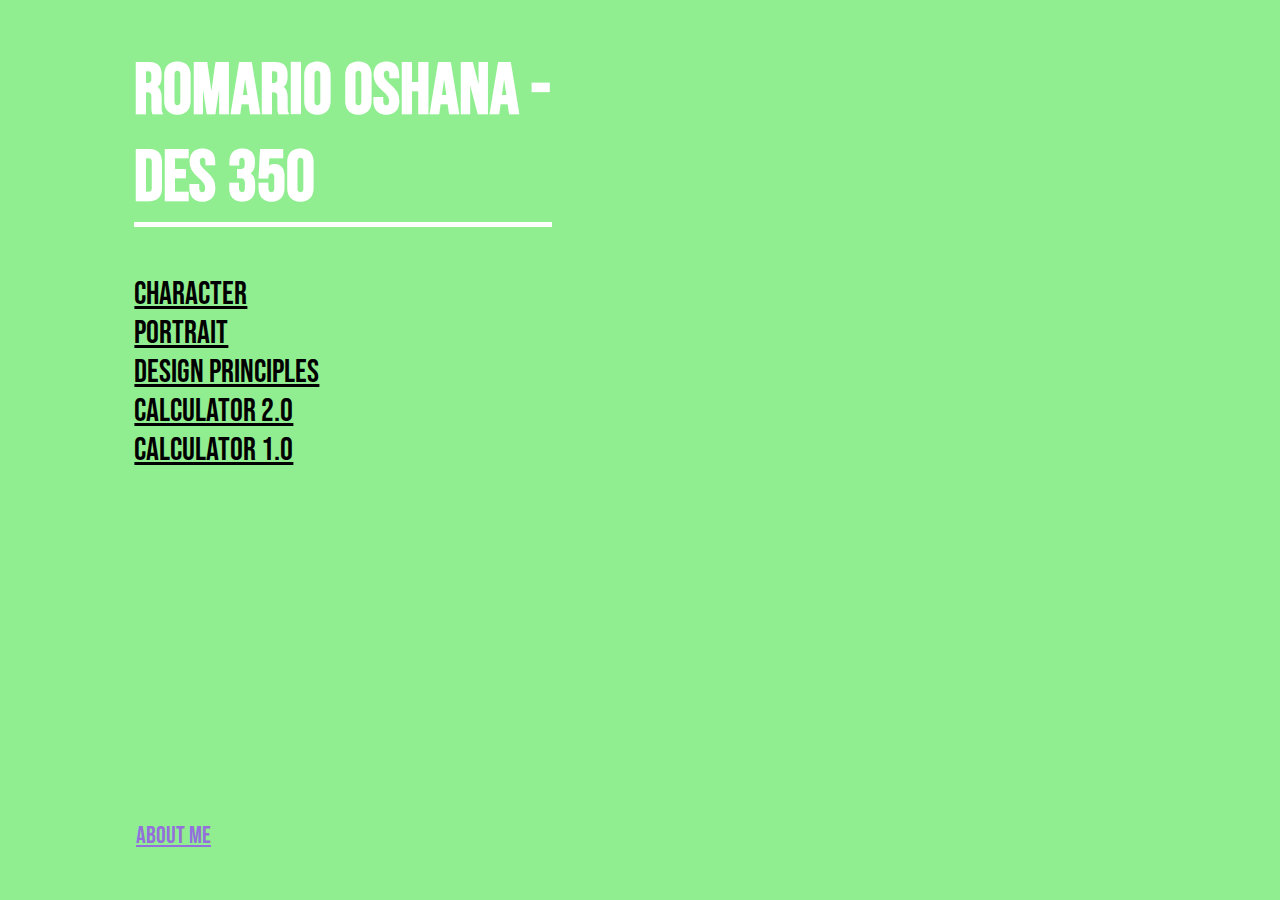
<file: index.html>
<!DOCTYPE html>
<html>
	<head>
		
	<link rel="preconnect" href="https://fonts.googleapis.com">
	<link rel="preconnect" href="https://fonts.gstatic.com" crossorigin>
	<link href="https://fonts.googleapis.com/css2?family=Bebas+Neue&display=swap" rel="stylesheet">
		
    <meta charset="UTF-8">
    <title>Romario</title>

<style> 
    body {background-color: lightgreen;
    font-family: 'Bebas Neue', cursive;
	}
	
	a {
		font-size: 32px;
		color: black;
		margin-left: 10%;
		width: 30%;
		
	}
	a:hover {
		color: red;
	}
	
	
	
	h1 {
		margin-left: 10%;
		font-size: 72px;
		color: white;
		width: 33%;
		border-bottom: solid;
		border-bottom-width: thick;
	}
	.aboutme {
		color : mediumpurple;
		position: absolute;
		bottom: 50px;
		font-size: 24px;
	}
	
	
</style>
</head>
	
	
	
	
	
	
	
<h1>Romario Oshana - DES 350</h1>

	
<div class="links">
	
<div><a href="character.html" target="_blank">Character</a></div>		
	
<div><a href="portrait.html" target="_blank">Portrait</a></div>	
	

<div><a href="designprinciples.html" target="_blank">Design Principles</a></div>
	
<div><a href="newCalc.html" target="_blank">Calculator 2.0</a></div>

<div><a href="calculator.html" target="_blank">Calculator 1.0</a></div>
	

<div><a href="aboutme.html" class="aboutme">About Me</a></div>	

	

	



</div>

















</html>
</file>
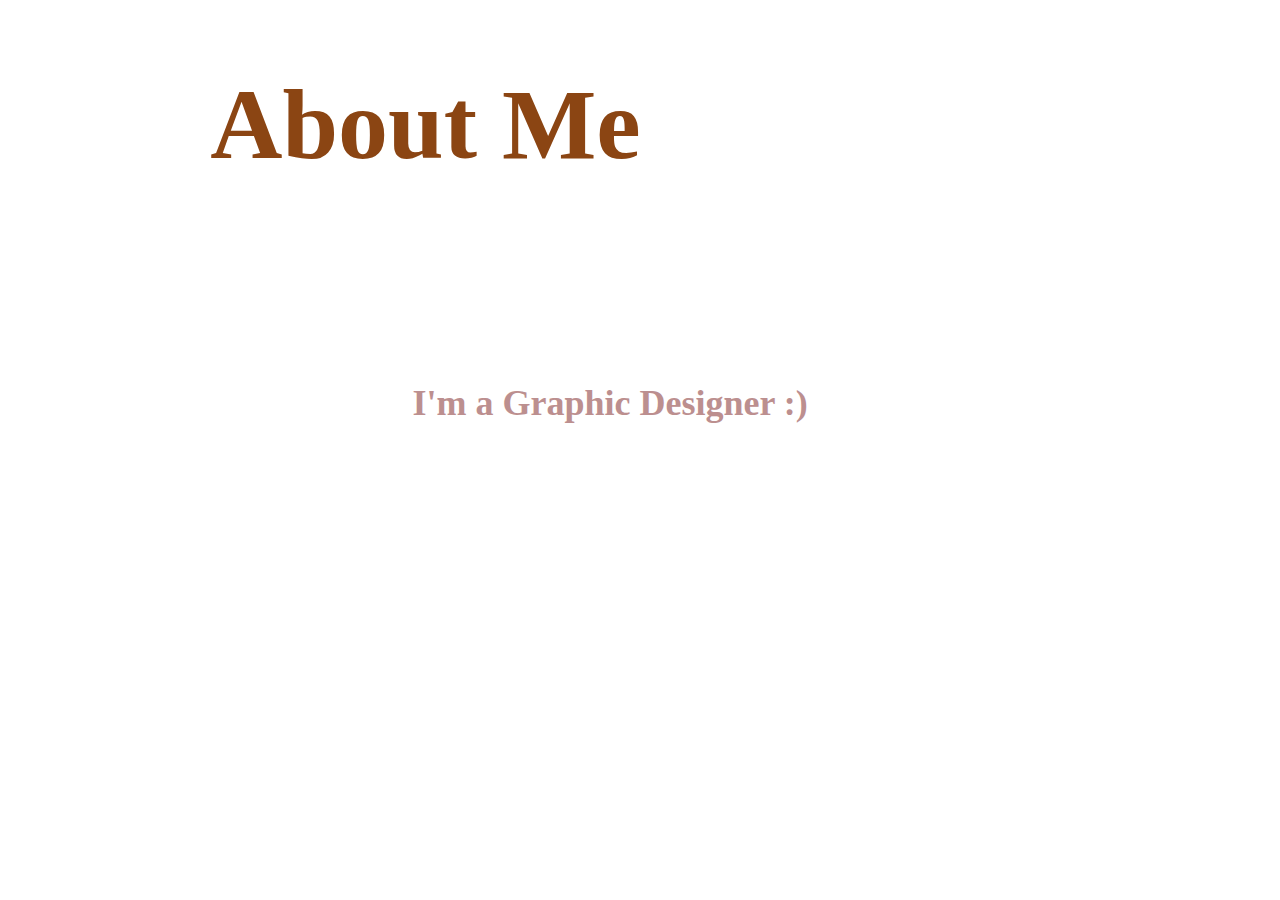
<file: aboutme.html>
<!doctype html>
<html>
<head>
<meta charset="utf-8">
<title>aboutMe</title>
</head>
<style>
	
	h1 {
		margin-left: 16%;
		font-size: 100px;
		color: saddlebrown
	}
	
	h2 {
		font-size: 36px;
		color: rosybrown;
		margin-top: 200px;
		margin-left: 32%;
	}
	
	
	
	
	
	
	</style>
	
	
	
	
<body>
	
<h1>About Me</h1>
	
<h2>I'm a Graphic Designer :)</h2>
</body>
</html>
</file>
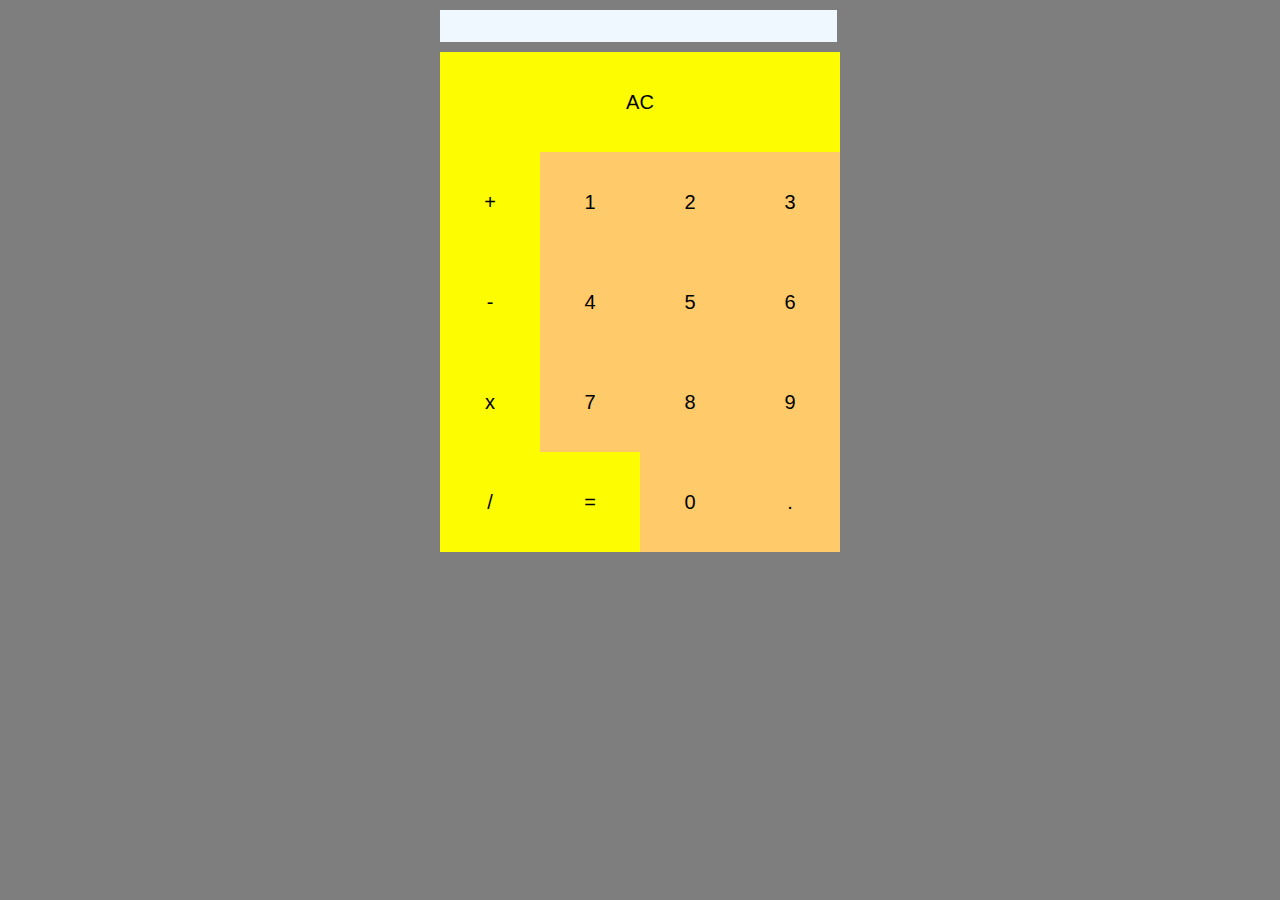
<file: calculator.html>
<!doctype html>
<html>
<head>
<meta charset="utf-8">
<style>
		

body {
		background-color: #7E7E7E;
	    margin: 0px;
		font-family: "Helvetica Neue", Helvetica, Arial, "sans-serif";
	
	}


#myCalculator {
		margin-left: calc(50% - 200px);
	}	
	
	
#display {
	margin-bottom: 10px;
	margin-top: 10px;
	width: 393px;
	height: 30px;
	background-color: aliceblue;
	text-align: right;
	border: 0px;
	
	}	
	

.number {
	margin-top: 0px;
	margin-bottom: 0px;
	width: 100px;
	height: 100px;
	background-color: #FFCA6A;
	border: 0px;
	font-size: 20px;
	}
	

.operator {
	margin-top: 0px;
	margin-bottom: 0px;
	width: 100px;
	height: 100px;
	background-color: #FDFC00; 
	border: 0px;
	font-size: 20px;
	}	
	
	
.operator2 {
	margin-top: 0px;
	margin-bottom: 0px;
	width: 400px;
	height: 100px;
	background-color: #FDFC00; 
	border: 0px;
	font-size: 20px;
	}
	
	
.number:hover{
	background-color: dodgerblue;
	}

.operator:hover{
	background-color: mediumpurple;
    }	
	
.operator2:hover{
	background-color: mediumpurple;
    }	
	
.inputRow {
	margin:0px;
	padding: 0px;
	font-size: 0px;
	}
	
	
</style>

	
<title>Calculator</title>
</head>

<!--Start of calculator-->

<body>
<form name="calculator">
	
<div id="myCalculator">	

<div id="top_display">
<input type="text" name="display" id="display" disabled>
</div>

	
<div class="inputRow">
<input type="button" class="operator2" name="clear" value="AC" onclick="calculator.display.value = ' '">	
</div>	
	
	
<div class="inputRow">
<input type="button" class="operator" name="add" value="+" onclick="calculator.display.value +='+'">
<input type="button" class="number" value="1" onclick="calculator.display.value+='1'">
<input type="button" class="number" value="2" onclick="calculator.display.value+='2'">
<input type="button" class="number" value="3" onclick="calculator.display.value+='3'">
</div>

	
<div class="inputRow">
<input type="button" class="operator" name="subtract" value="-" onclick="calculator.display.value +='-'">
<input type="button" class="number" value="4" onclick="calculator.display.value+='4'">
<input type="button" class="number" value="5" onclick="calculator.display.value+='5'">
<input type="button" class="number" value="6" onclick="calculator.display.value+='6'">
</div>	


<div class="inputRow">
<input type="button" class="operator" name="multiply" value="x" onclick="calculator.display.value +='*'">
<input type="button" class="number" value="7" onclick="calculator.display.value+='7'">
<input type="button" class="number" value="8" onclick="calculator.display.value+='8'">
<input type="button" class="number" value="9" onclick="calculator.display.value+='9'">
</div>	
	
	
	
<div class="inputRow">
<input type="button" class="operator" name="divide" value="/" onclick="calculator.display.value +='/'">
<input type="button" class="operator" name="equals" value="=" onclick="calculator.display.value = eval(calculator.display.value)">
<input type="button" class="number" value="0" onclick="calculator.display.value+='0'">
<input type="button" class="number" value="." onclick="calculator.display.value+='.'">

</div>
	

	

	
	
	
	
	
</div>	
</form>		
</body>
</html>
</file>
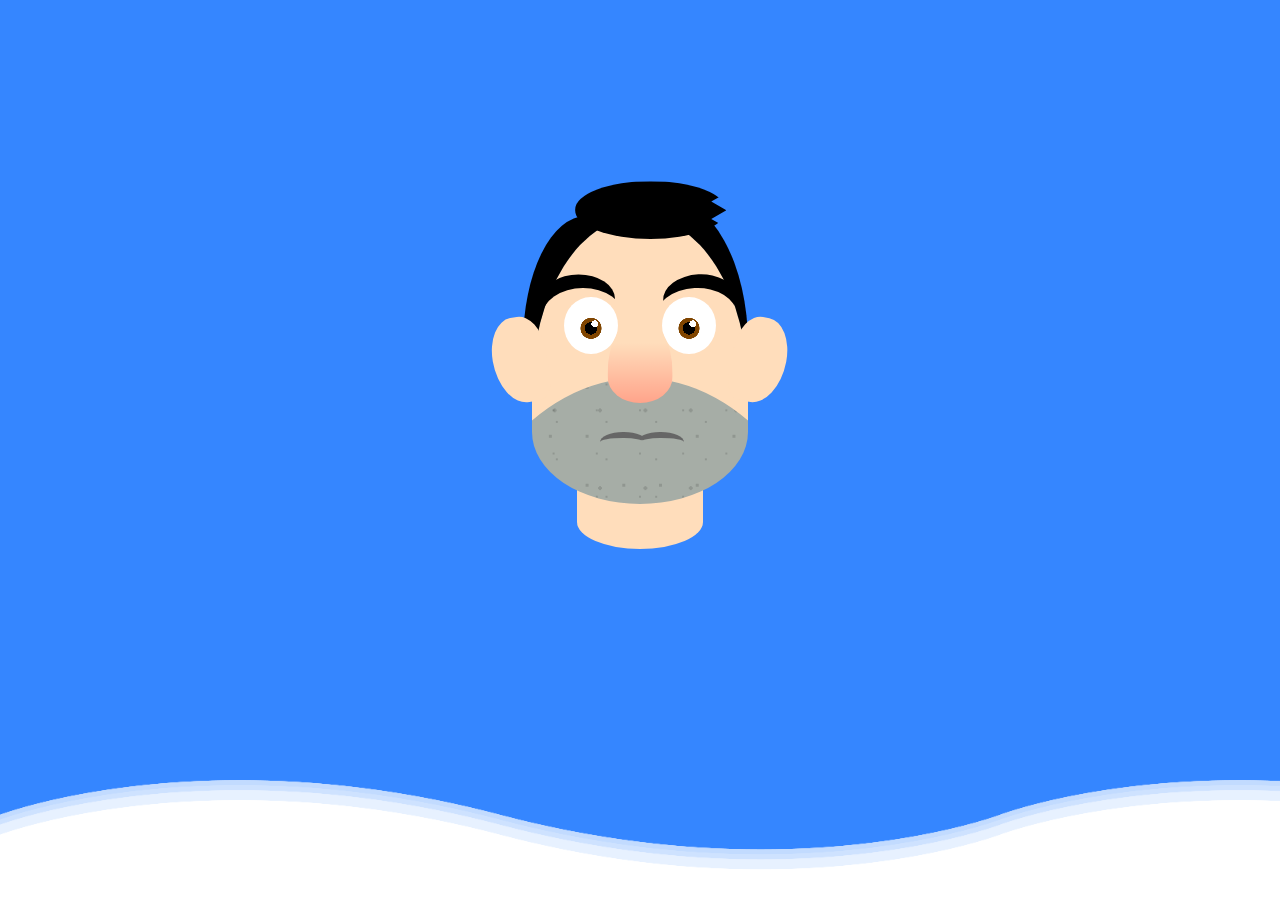
<file: character.html>
<!doctype html>
<html>
<head>
<meta charset="utf-8">
<title>character</title>
<link href="characterStyle.css" rel="stylesheet" type="text/css">
</head>

<body>
	
<section>
	<div class="wave wave1"></div>
	<div class="wave wave2"></div>
	<div class="wave wave3"></div>
	<div class="wave wave4"></div>
</section>	
	
	
<div class="cartoon">
    
	<div class="head">
    <div class="ear"></div>
    <div class="ear"></div>
    <div class="eye"></div>
    <div class="eye"></div>
    <div class="eyebrow"></div>
    <div class="eyebrow"></div>
    <div class="nose"></div>
    <div class="mouth"></div>
    <div class="mouth"></div>
    <div class="hair"></div>
  </div>
</div>	
	

	
	
	
	
</body>
</html>
</file>
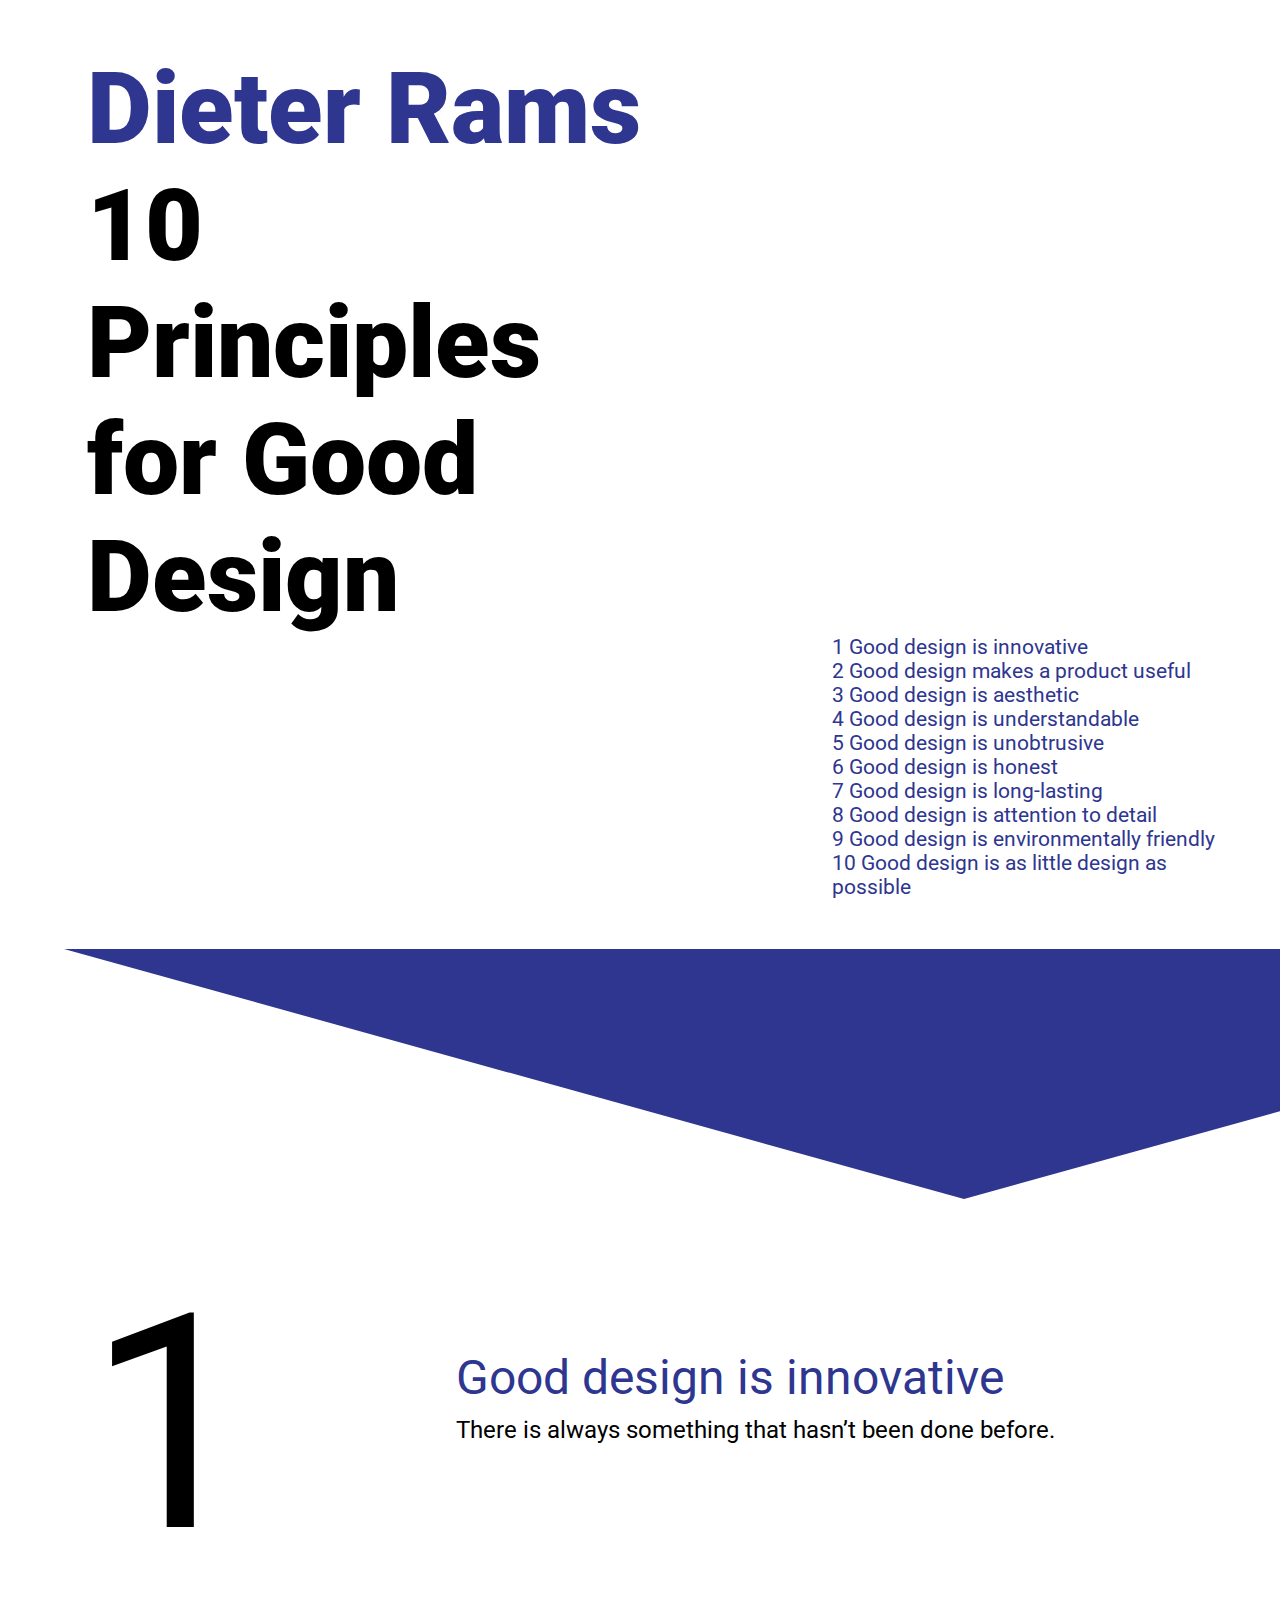
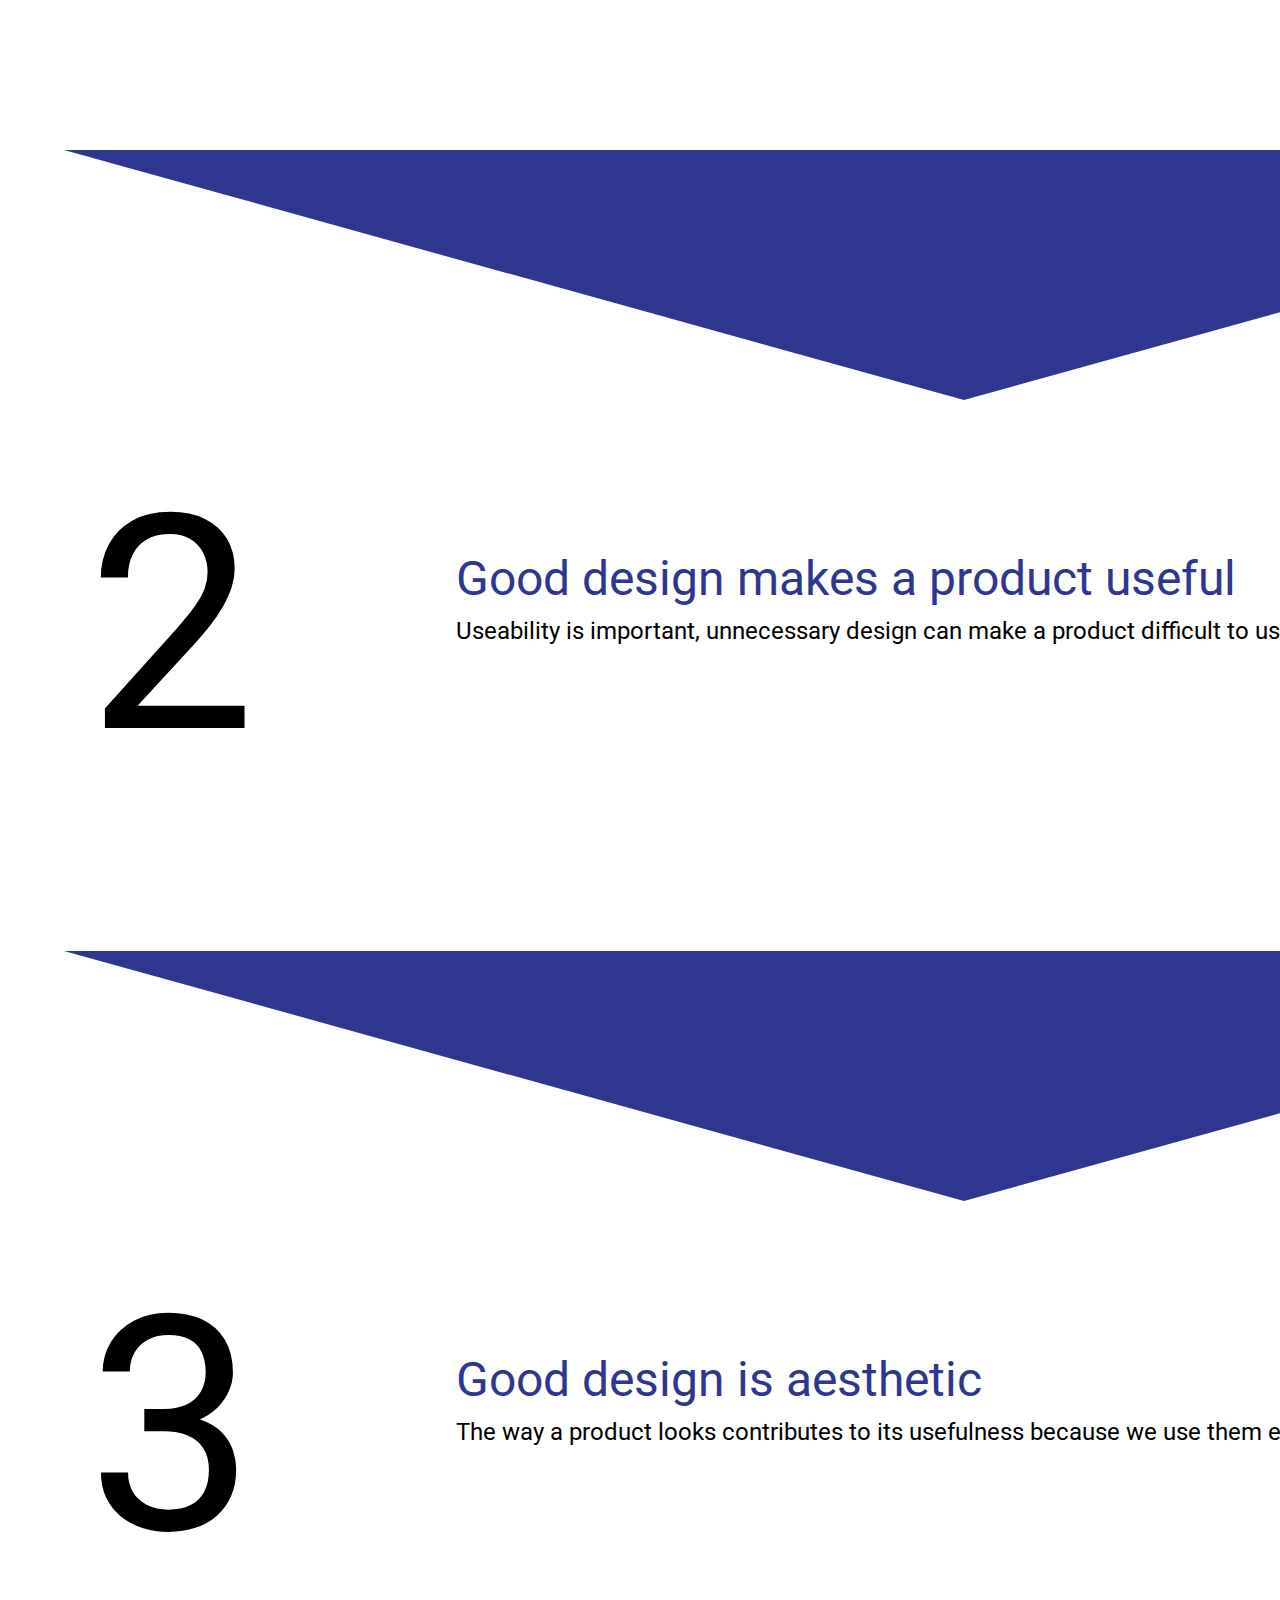
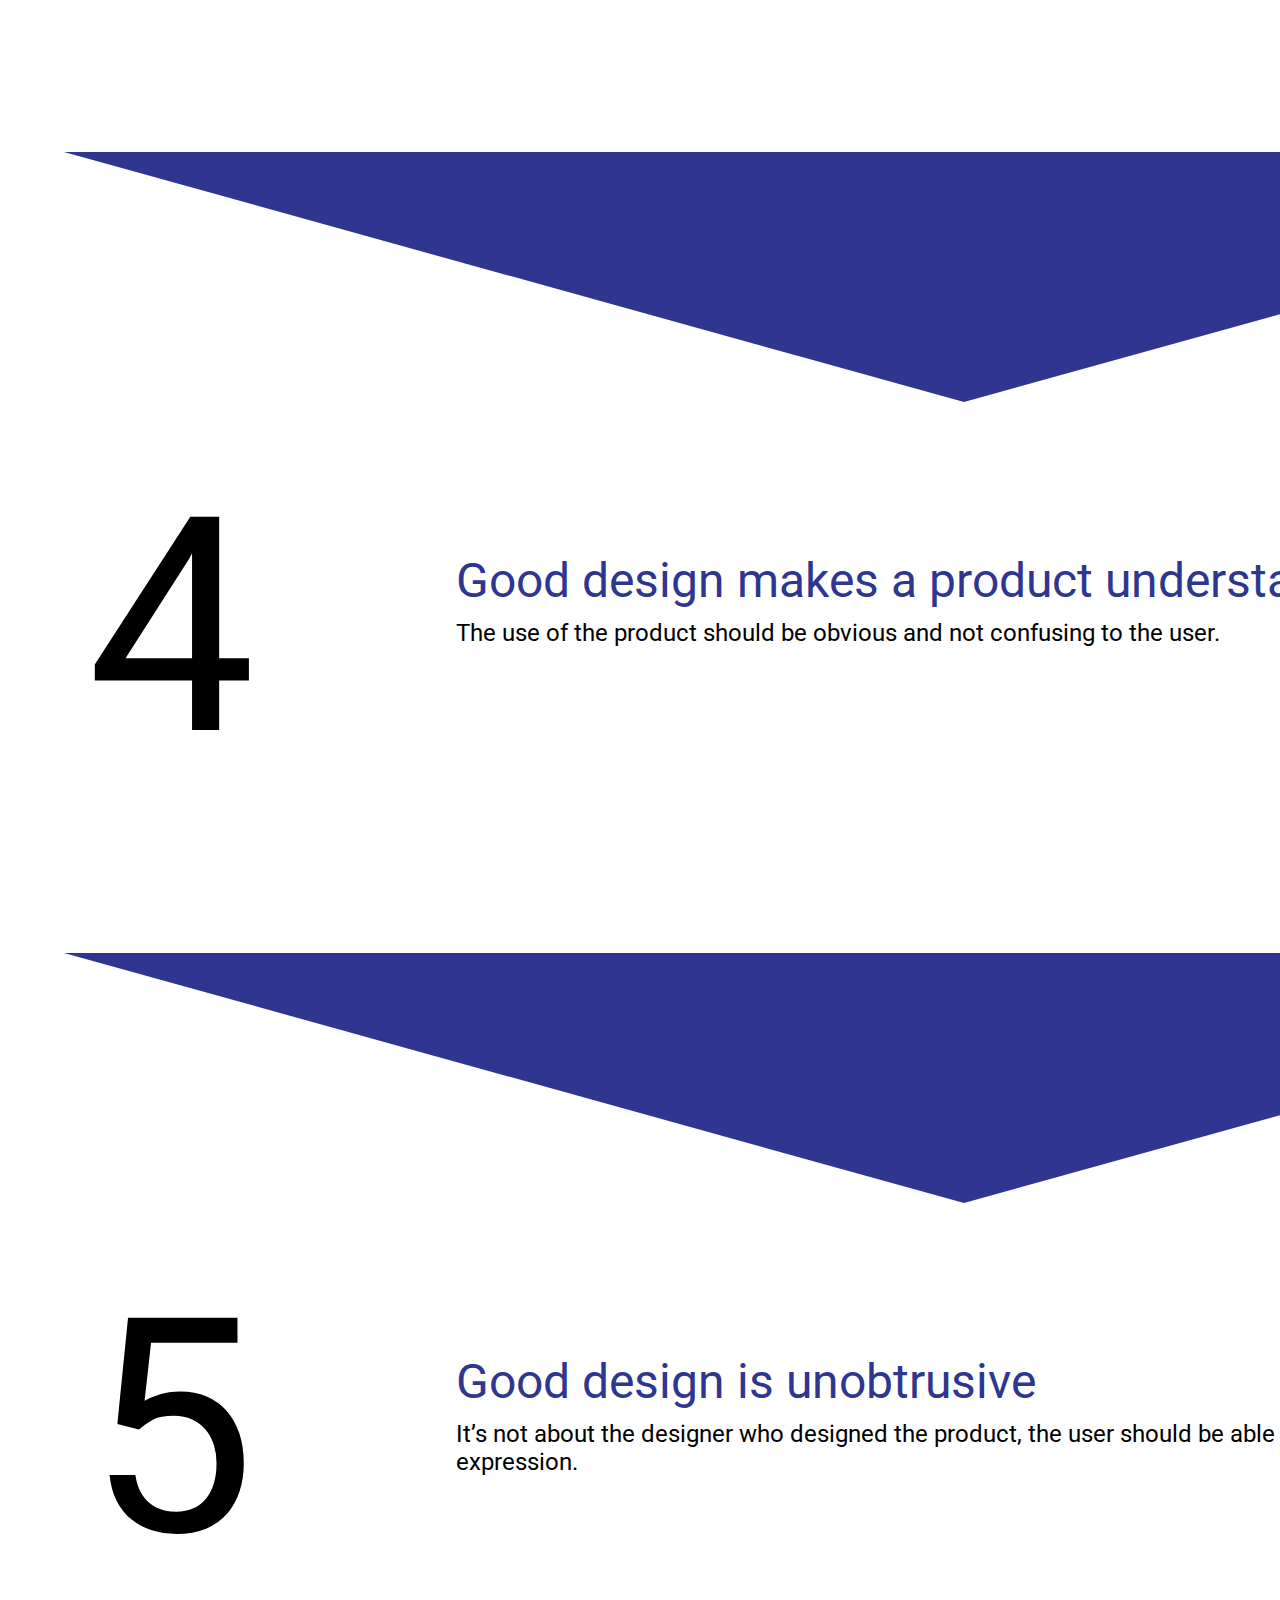
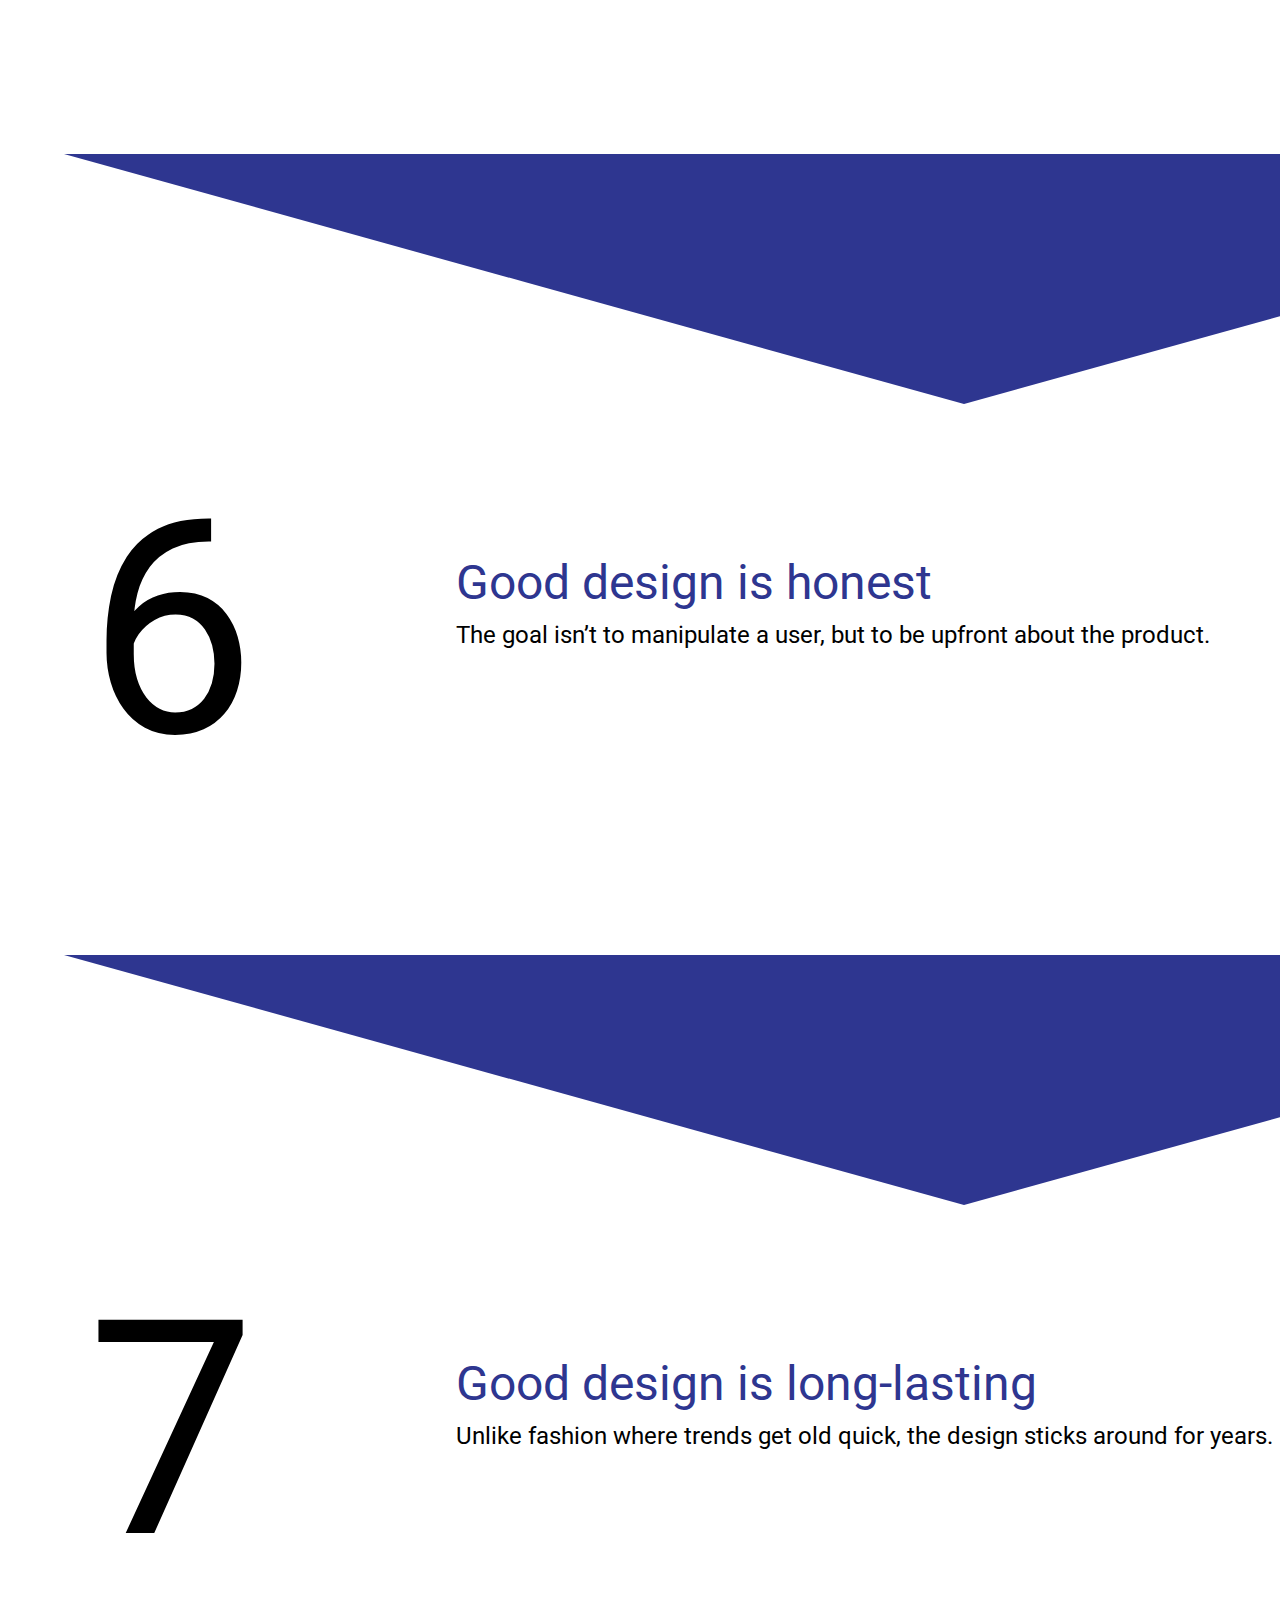
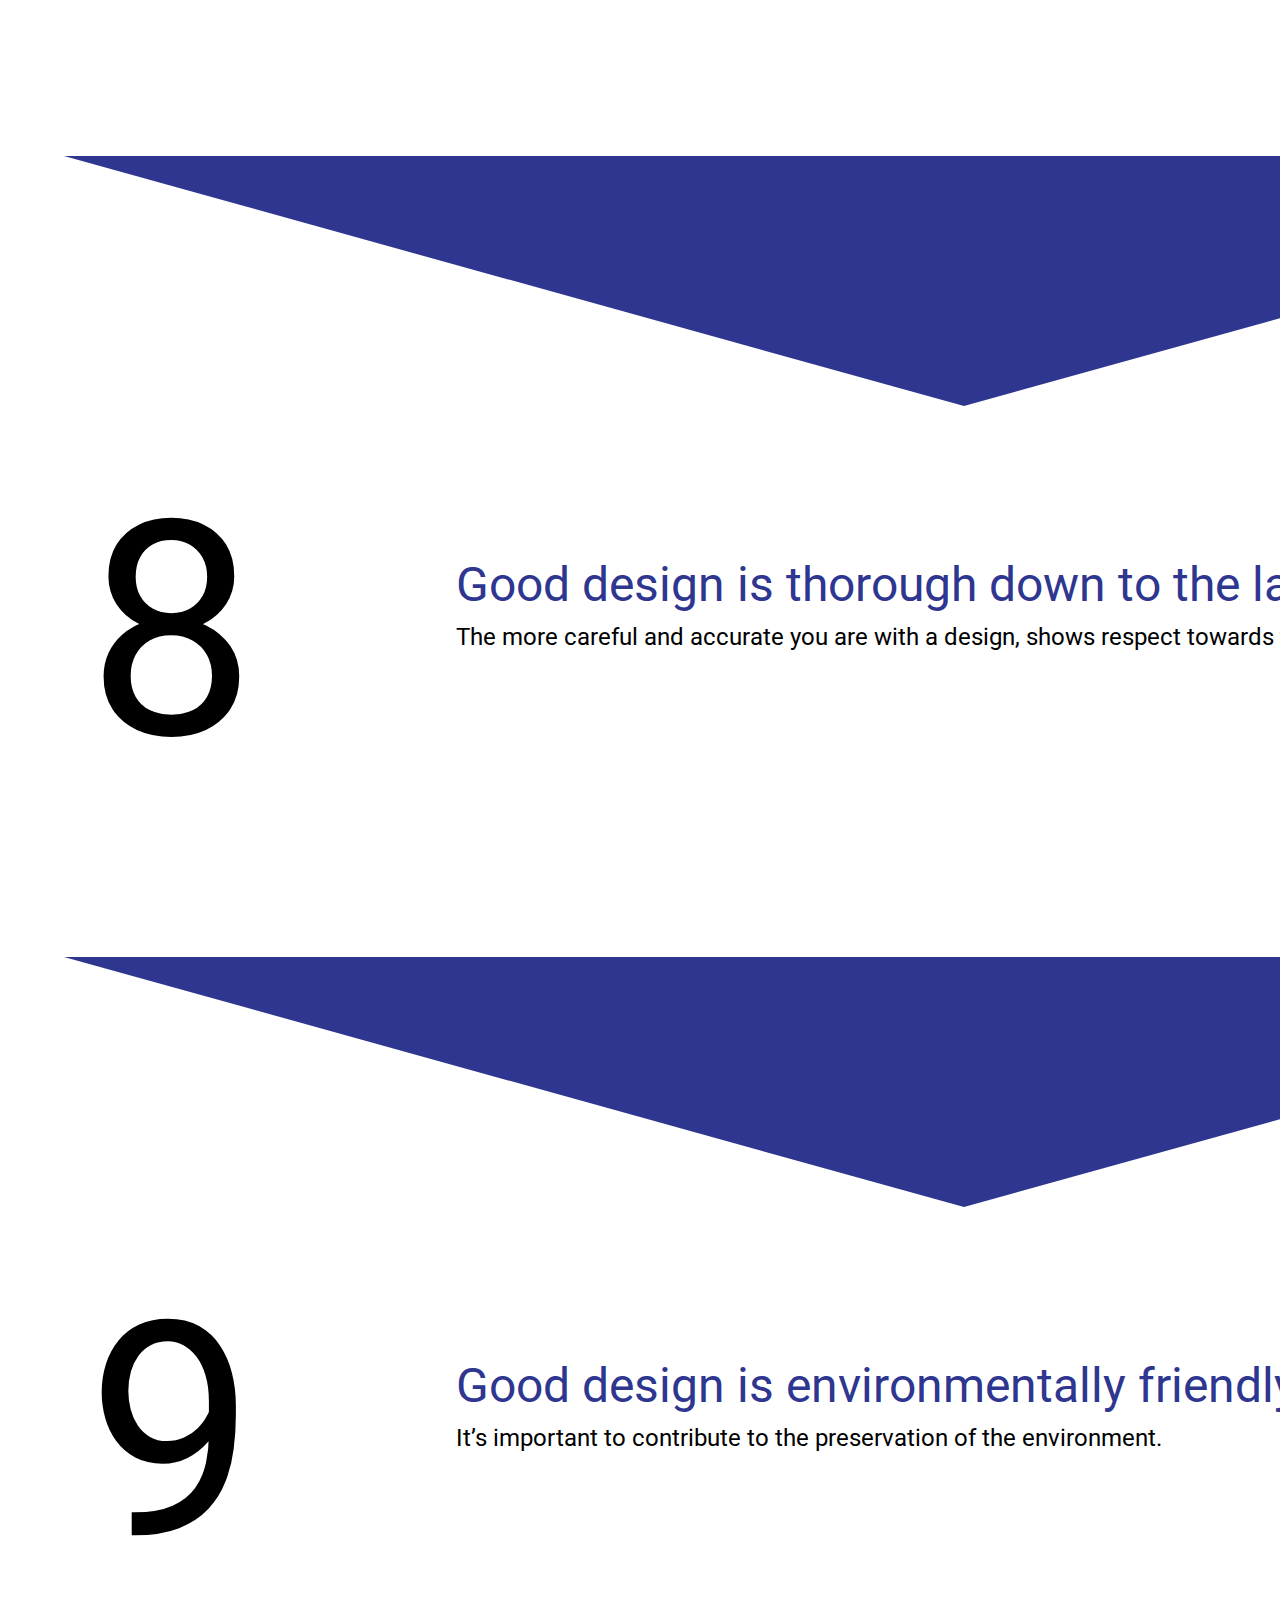
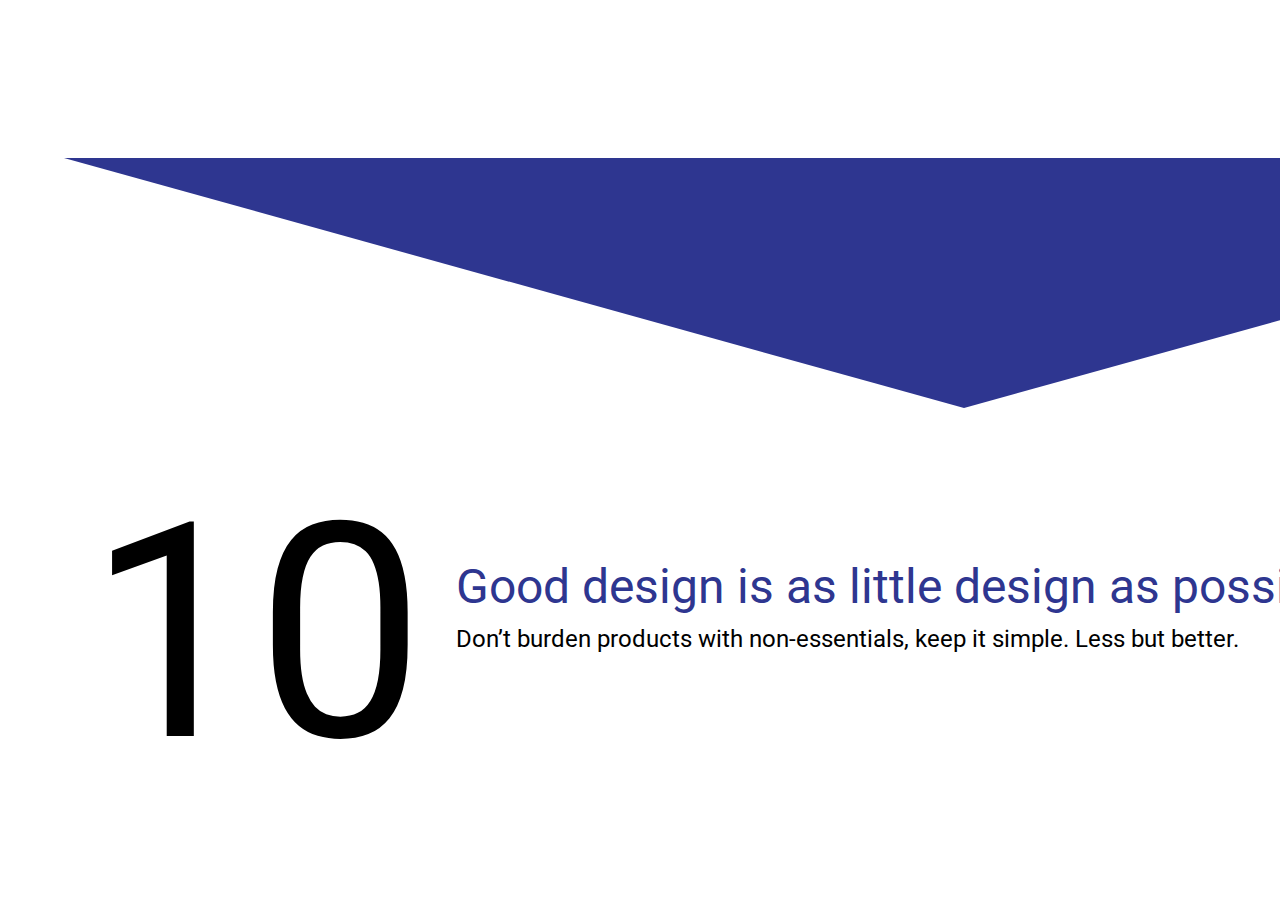
<file: designprinciples.html>
<!doctype html>
<html>
<head>
<meta charset="utf-8">
<title>10 Design Principles</title>

<link rel="preconnect" href="https://fonts.googleapis.com">
<link rel="preconnect" href="https://fonts.gstatic.com" crossorigin>
<link href="https://fonts.googleapis.com/css2?family=Roboto:wght@100;300;500;700;900&display=swap" rel="stylesheet">
	
<link href="designStyle.css" rel="stylesheet" type="text/css"
media="all">
</head>
	


	
<!--start of type-->	
<body>
	
<div class="container">
	
<div id="layout">	

<div id="title">
<h1>Dieter Rams</h1>
<h2>10 Principles 
for Good Design</h2>
</div>
	
<div id="tableofcontents" class="cf">

<div class="content">

	
<p>1 Good design is innovative</p>	
	

<p>2 Good design makes a product useful</p>	
	
	
<p>3 Good design is aesthetic</p>	

	
<p>4 Good design is understandable</p>	

	
<p>5 Good design is unobtrusive</p>	

	
<p>6 Good design is honest</p>	

	
<p>7 Good design is long-lasting</p>	

	
<p>8 Good design is attention to detail</p>	

	
<p>9 Good design is environmentally friendly</p>	

	
<p>10 Good design is as little design as possible</p>	
</div>
</div> <!--end table of contents-->
	
	

<div id="list" class="cf">
	
	<div class="triangle"></div>
	
<div class="list1">
<div class="number"> <h1>1</h1></div>
<div class="subheader"> <h2>Good design is innovative</h2>
</div>
<div class="description">
<p>There is always something that hasn’t been done before.</p>
</div>
</div>

	<div class="triangle"></div>	
	
<div class="list1">
<div class="number"> <h1>2</h1></div>
<div class="subheader"> <h2>Good design makes a product useful</h2>
</div>
<div class="description">
<p>Useability is important, unnecessary design can make a product difficult to use.</p>
</div>
</div>

	<div class="triangle"></div>
	
<div class="list1">
<div class="number"> <h1>3</h1></div>
<div class="subheader"> <h2>Good design is aesthetic</h2>
</div>
<div class="description">
<p>The way a product looks contributes to its usefulness because we use them everyday and if affects us.</p>
</div>
</div>

	<div class="triangle"></div>
	
<div class="list1">
<div class="number"> <h1>4</h1></div>
<div class="subheader"> <h2>Good design makes a 
product understandable</h2>
</div>
<div class="description">
<p>The use of the product should be obvious and not confusing to the user.</p>
</div>
</div>

	<div class="triangle"></div>
	
<div class="list1">
<div class="number"> <h1>5</h1></div>
<div class="subheader"> <h2>Good design is unobtrusive</h2>
</div>
<div class="description">
<p>It’s not about the designer who designed the product, the user should be able to use the product for self-expression.</p>
</div>
</div>

	<div class="triangle"></div>
	
<div class="list1">
<div class="number"> <h1>6</h1></div>
<div class="subheader"> <h2>Good design is honest</h2>
</div>
<div class="description">
<p>The goal isn’t to manipulate a user, but to be upfront about the product.</p>
</div>
</div>
	
	<div class="triangle"></div>
	
<div class="list1">
<div class="number"> <h1>7</h1>
</div>
<div class="subheader"> <h2>Good design is 
long-lasting</h2>
</div>
<div class="description">
<p>Unlike fashion where trends get old quick, the design sticks around for years.</p>
</div>
</div>	
	
	<div class="triangle"></div>
	
<div class="list1">
<div class="number"> <h1>8</h1>
</div>
<div class="subheader"> <h2>Good design is thorough down to the last detail</h2>
</div>
<div class="description">
<p>The more careful and accurate you are with a design, shows respect towards the consumer.</p>
</div>
</div>	
	
	<div class="triangle"></div>
	
<div class="list1">
<div class="number"> <h1>9</h1>
</div>
<div class="subheader"> <h2>Good design is environmentally friendly</h2>
</div>
<div class="description">
<p>It’s important to contribute to the preservation of the environment. </p>
</div>
</div>		
	
	<div class="triangle"></div>
	
<div class="list1">
<div class="number"> <h1>10</h1>
</div>
<div class="subheader"> <h2>Good design is as little 
design as possible</h2>
</div>
<div class="description">
<p>Don’t burden products with non-essentials, keep it simple. Less but better.</p>
</div>
</div>	
	
	
	
	
	
</div> <!--end of list-->	
	
	

	
	
	
	
	
</div> <!--end of layout-->	
</div> <!--end of container-->
</body>
</html>
</file>
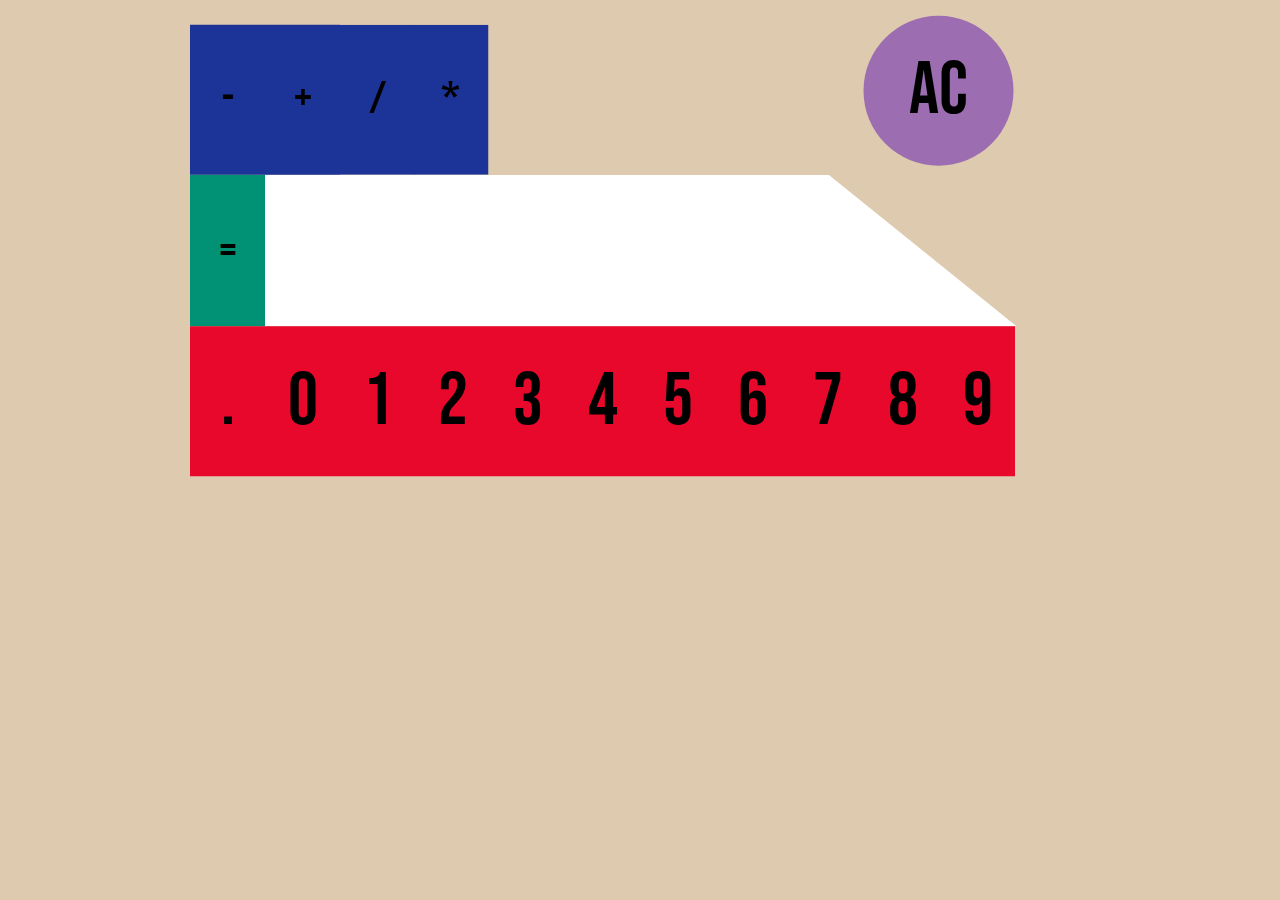
<file: newCalc.html>
<!doctype html>
<html>
<head>

<link rel="preconnect" href="https://fonts.googleapis.com">
<link rel="preconnect" href="https://fonts.gstatic.com" crossorigin>
<link href="https://fonts.googleapis.com/css2?family=Bebas+Neue&display=swap" rel="stylesheet">
	
	
<style>
	
	body {
	margin-top: 80px;
	transform: scale(1.5);
	background-color:rgba(221,202,175,1.00);
	
	}	
	

.operator1 {
	width: 50px;
	height: 100px; 
	border: 0px; 
	color: black;
	background-color: rgba(28,52,151,1.00 );
	text-align: center;
	font-size: 30px;
	font-family: 'Bebas Neue', cursive;
	}

.operator2 {
	width: 50px;
	height: 100px; 
	border: 0px; 
	color: black;
	background-color: rgba(28,52,151,1.00 );
	text-align: center;
	font-size: 30px;
	font-family: 'Bebas Neue', cursive;
	}
.operator3 {
	width: 50px;
	height: 100px; 
	border: 0px; 
	color: black;
	background-color: rgba(28,52,151,1.00 );
	text-align: center;
	font-size: 30px;
	font-family: 'Bebas Neue', cursive;
	}
.operator4 {
	position: relative;
	width: 50px;
	height: 100px; 
	border: 0px;
	margin-left: -1px;
	color: black;
	background-color: rgba(28,52,151,1.00 );
	text-align: center;
	font-size: 30px;
	font-family: 'Bebas Neue', cursive;
	}
	
.operator5 {
	font-size: 50px;
	background-color: rgba(156,109,177,1.00);
	width: 100px;
	height: 100px;
	border-radius: 100px;
	border: 0px;
	margin-left: 250px;
	margin-top: 10px;
	font-family: 'Bebas Neue', cursive;
	}
	
.operator6 {
	width: 50px;
	height: 101px; 
	border: 0px; 
	padding: 0px;
	color: black;
	background-color: rgba(1,145,117,1.00);
	text-align: center;
	font-size: 30px;
	float: left;
	font-family: 'Bebas Neue', cursive;
	}

#display {
	background-color: white;
	width: 489px;
	height: 100px;
	text-align: left;
	border: 0px;
	padding-left: 10px;
	padding-bottom: 0px;
	clip-path: polygon(0 0, 0 100%, 100% 100%, 100% 100%, 75% 0);
	font-size: 50px;
	color: black;
	font-family: 'Bebas Neue', cursive;
	
	}
#myCalculator {
	margin-left: calc(50% - 300px);
	}
	
.number {
	font-size: 50px;
	background-color: rgba(232,8,44,1.00);
	height: 100px;
	width: 50px;
	border: 0px;
	text-align: center;
	font-family: 'Bebas Neue', cursive;
	}	
.inputRow {
	margin:0px;
	padding: 0px;
	font-size: 0px;
	}
.operator1:hover{
	background-color: rgba(232,8,44,1.00);
    }	
.operator2:hover{
	background-color: rgba(232,8,44,1.00);
    }	
.operator3:hover{
	background-color: rgba(232,8,44,1.00);
    }
.operator4:hover{
	background-color: rgba(232,8,44,1.00);
    }
.operator5:hover{
	background-color: rgba(1,145,117,1.00);
    }
.operator6:hover{
	background-color: rgba(156,109,177,1.00);
    }
.number:hover{
	background-color:rgba(28,52,151,1.00 );	
	}
	


	
	
	
</style>
<meta charset="utf-8">
<title>newCalc</title>
</head>
	
	
<!--start of calcuator-->
<body>	
<form name="calculator">
	
<div id="myCalculator">
	
<div class="inputRow">
<input type="button" class="operator1" name="subtract" value="-" onclick="calculator.display.value +='-'">
<input type="button" class="operator2" name="add" value="+" onclick="calculator.display.value +='+'">
<input type="button" class="operator3" name="divide" value="/" onclick="calculator.display.value +='/'">
<input type="button" class="operator4" name="multiply" value="*" onclick="calculator.display.value +='*'">
<input type="button" class="operator5" name="clear" value="AC" onclick="calculator.display.value = ' '">
</div>

<div class="inputRow">
<input type="button" class="operator6" name="equals" value="=" onclick="calculator.display.value = eval(calculator.display.value)">	
</div>

<div id="midDisplay">
<input type="text" name="display" id="display" disabled>
</div>

<div class="inputRow">
<input type="button" class="number" value="." onclick="calculator.display.value+='.'">
<input type="button" class="number" value="0" onclick="calculator.display.value+='0'">
<input type="button" class="number" value="1" onclick="calculator.display.value+='1'">
<input type="button" class="number" value="2" onclick="calculator.display.value+='2'">
<input type="button" class="number" value="3" onclick="calculator.display.value+='3'">
<input type="button" class="number" value="4" onclick="calculator.display.value+='4'">
<input type="button" class="number" value="5" onclick="calculator.display.value+='5'">
<input type="button" class="number" value="6" onclick="calculator.display.value+='6'">
<input type="button" class="number" value="7" onclick="calculator.display.value+='7'">
<input type="button" class="number" value="8" onclick="calculator.display.value+='8'">
<input type="button" class="number" value="9" onclick="calculator.display.value+='9'">

	
	
</div>
	
	
</div>
</form>
</body>
</html>
</file>
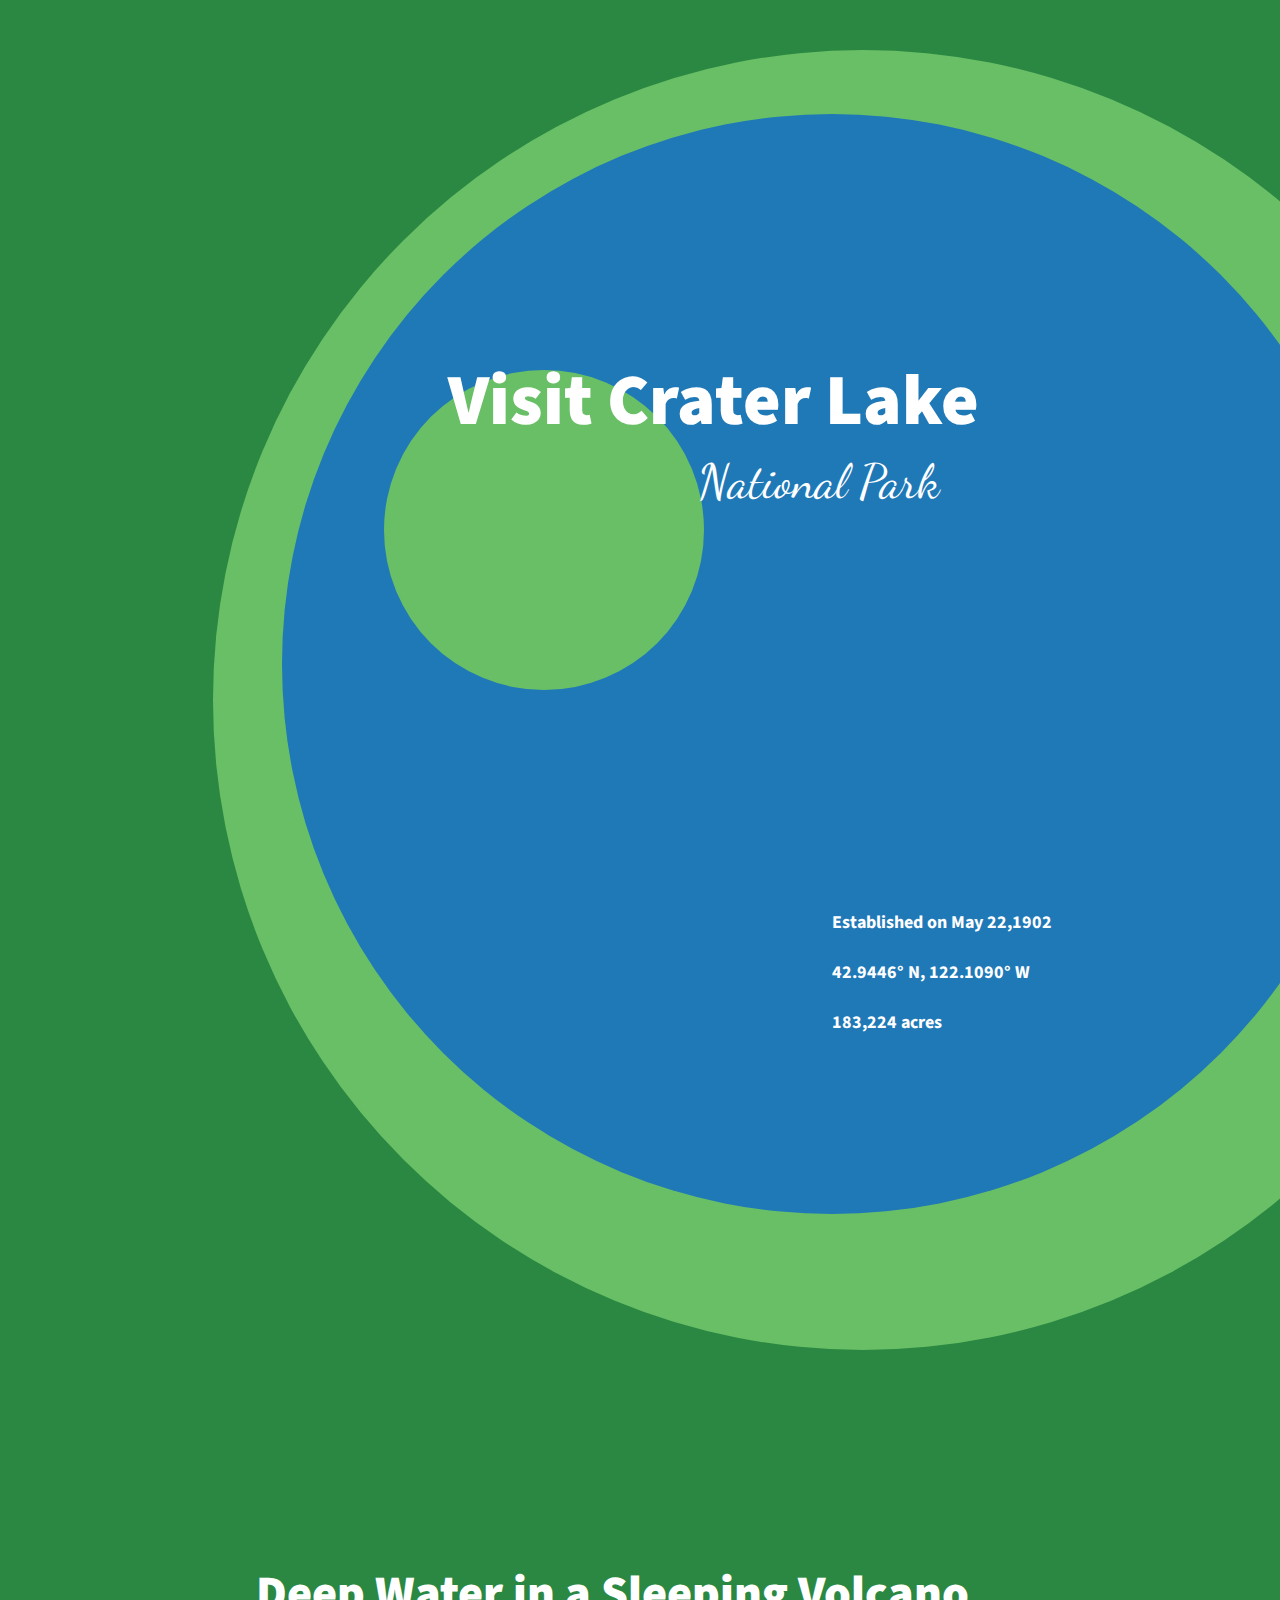
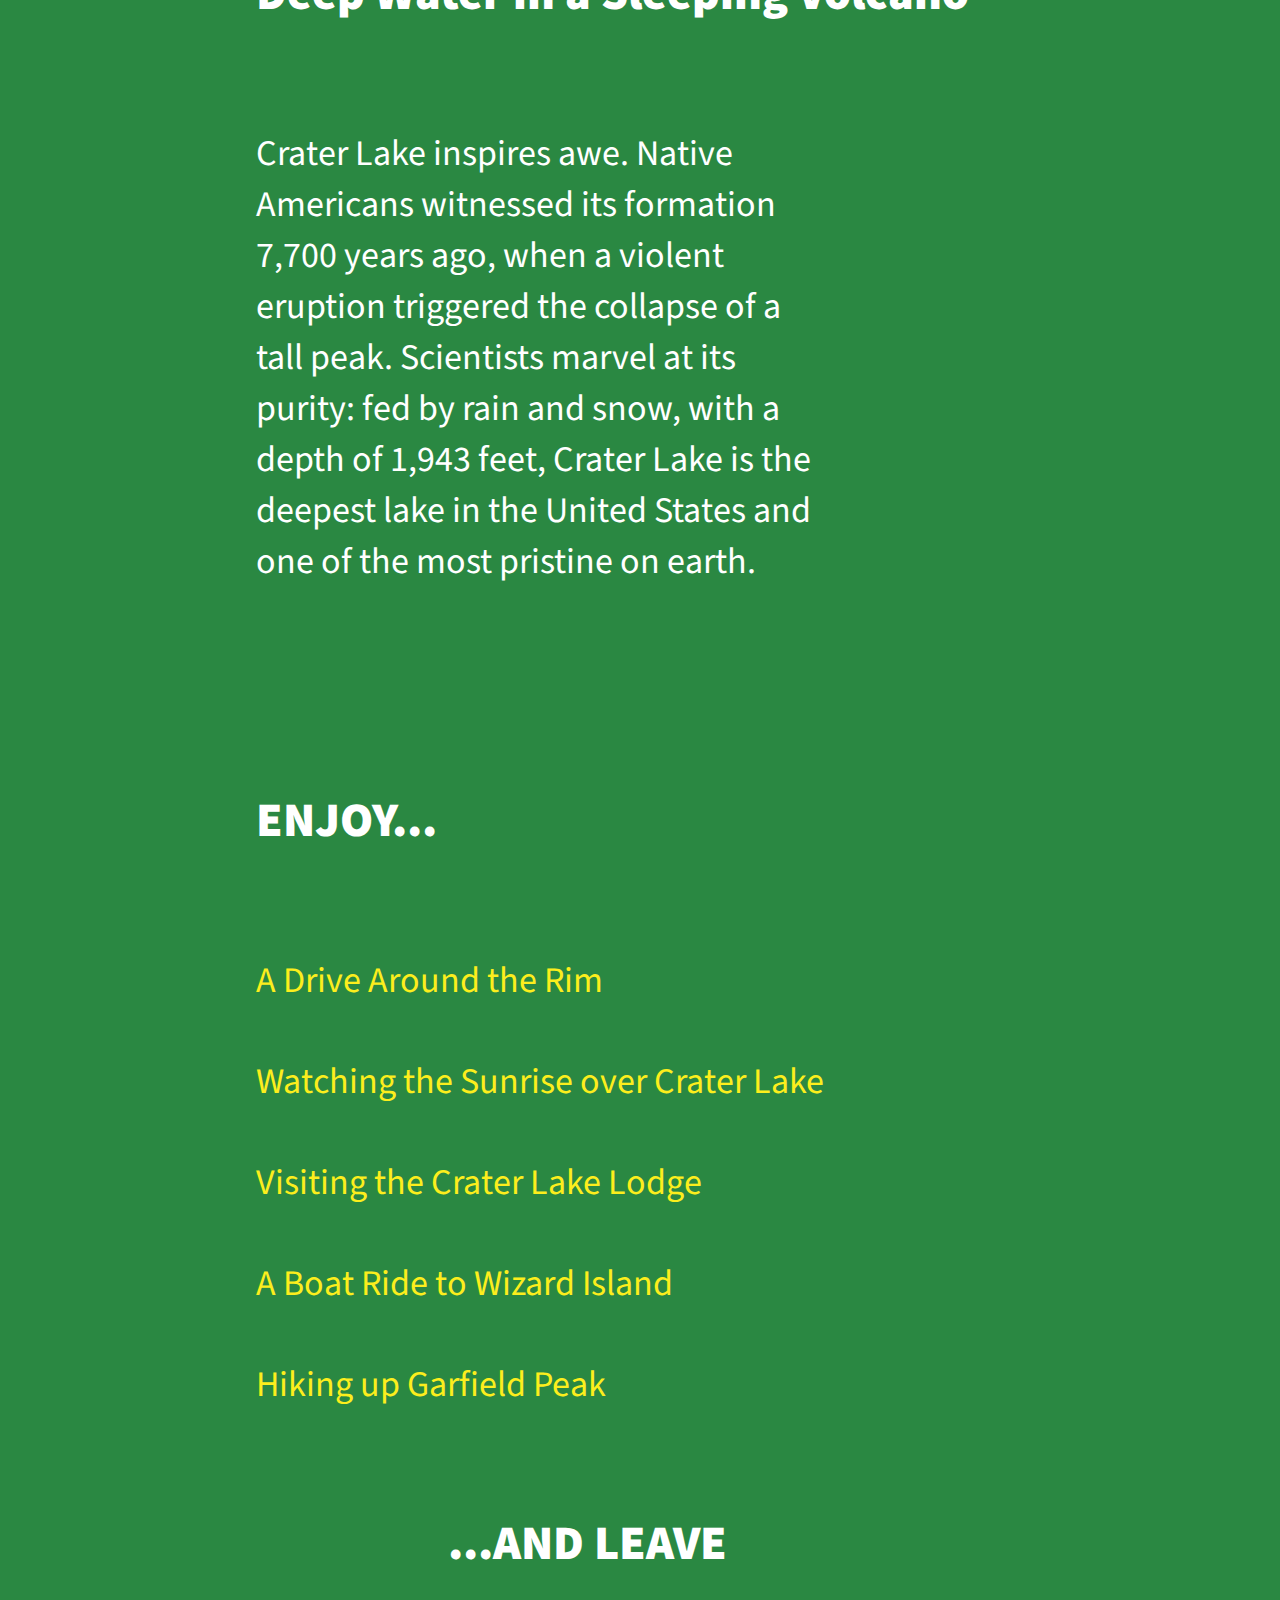
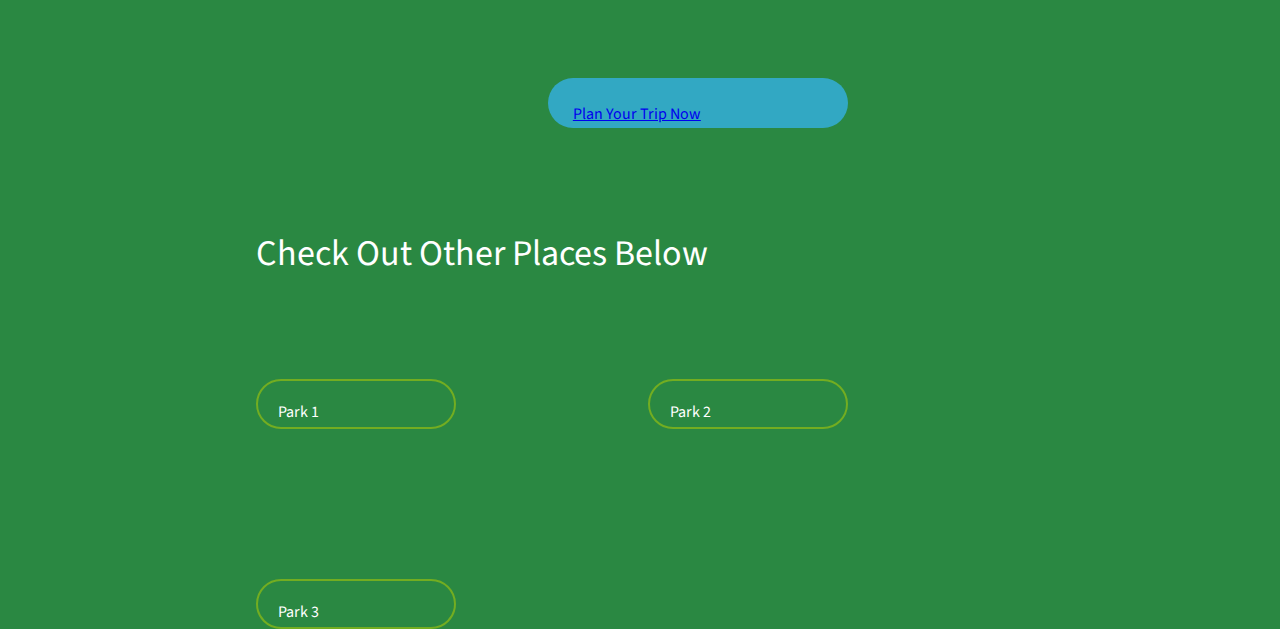
<file: parkWeb.html>
<!doctype html>
<html>
<head>
<meta charset="utf-8">
<title>parkWeb</title>
<link href="parkWeb.css" rel="stylesheet" type="text/css">

<link rel="preconnect" href="https://fonts.gstatic.com">
<link href="https://fonts.googleapis.com/css?family=Source+Sans+Pro:300,400,600,700,900" rel="stylesheet">
	
<link rel="preconnect" href="https://fonts.googleapis.com">
<link rel="preconnect" href="https://fonts.gstatic.com" crossorigin>
<link href="https://fonts.googleapis.com/css2?family=Dancing+Script:wght@700&family=Roboto:wght@400;700;900&display=swap" rel="stylesheet">
</head>

<body>

<div class="circle1"></div>
<div class="circle2"></div>
<div class="circle3"></div>
<div class="triangle"></div>
	
<section class="container">
	
<div class="title1">
<h1>Visit Crater Lake</h1>
</div>
	
<div class="title2">
<h3>National Park</h3>
</div>

<div class="info">	
<div class="date">
<p>Established on May 22,1902</p>
</div>	
	
<div class="location">
<p>42.9446° N, 122.1090° W</p>
</div>
	
<div class="acres">
<p>183,224 acres</p>
</div>
</div>
	
<div class="desTitle1">
<h1>Deep Water in a Sleeping Volcano</h1>
</div>	
	
<div class="description">
<p>Crater Lake inspires awe. Native Americans witnessed its formation 7,700 years ago, when a violent eruption triggered the collapse of a tall peak. 
Scientists marvel at its purity: fed by rain and snow, with a depth of 1,943 feet, Crater Lake is the deepest lake in the United States and one of the most 
pristine on earth. </p>
</div>	
	
<div class="listTitle1">
<h1>ENJOY...</h1>
</div>	
	
<div class="list">
<p>A Drive Around the Rim</p>
</div>
	
<div class="list">
<p>Watching the Sunrise over Crater Lake</p>
</div>

<div class="list">
<p>Visiting the Crater Lake Lodge</p>
</div>
	
<div class="list">
<p>A Boat Ride to Wizard Island</p>
</div>
	
<div class="list">
<p>Hiking up Garfield Peak</p>
</div>
	
<div class="listTitle2">
<h1>...AND LEAVE</h1>
</div>	
	
<div class="clickNow"> <a href="https://www.nps.gov/crla/index.htm" target="_blank">Plan Your Trip Now</a></div>
	
<div class="alsoVisit">
<p>Check Out Other Places Below</p>	
</div>

<div class="otherParks">
<div class="park1">Park 1</div>
<div class="park1">Park 2</div>
<div class="park1">Park 3</div>
</div>	
	
	
	
	
	
	
</section>	
</body>
</html>
</file>
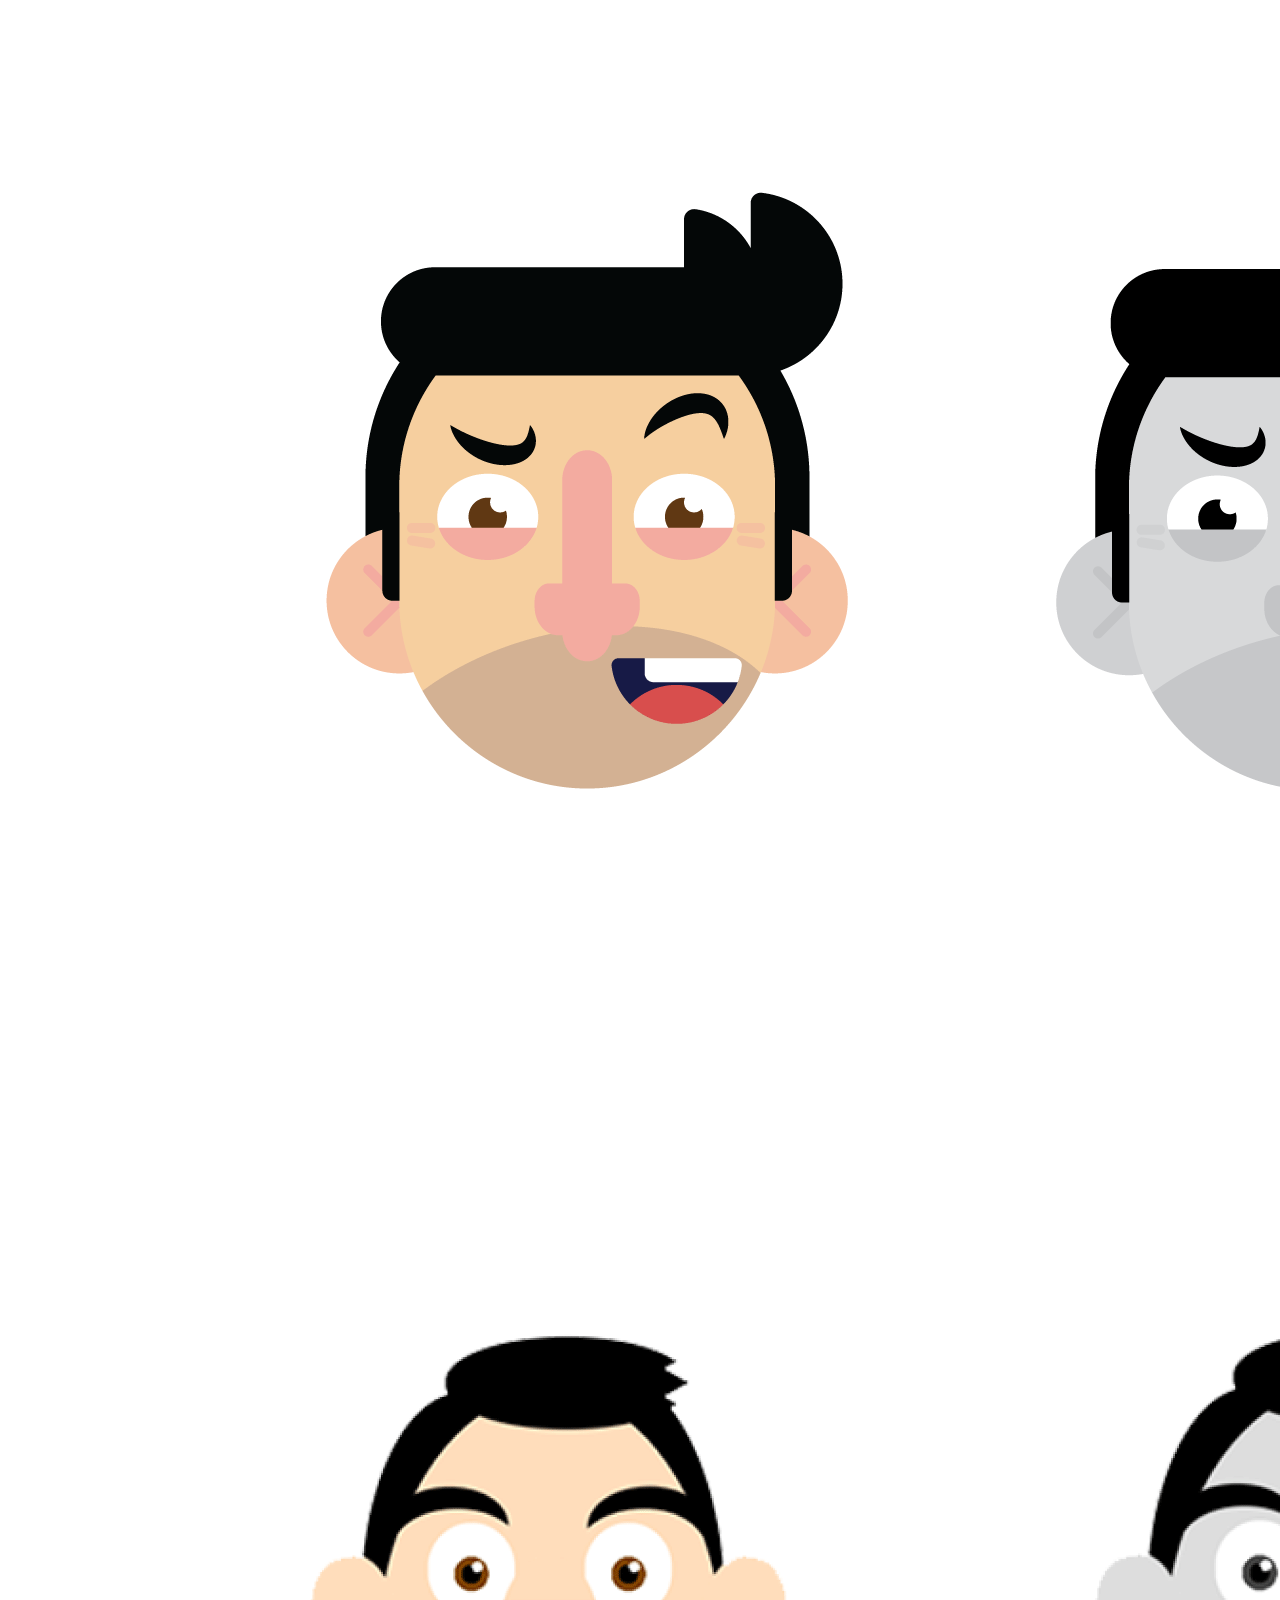
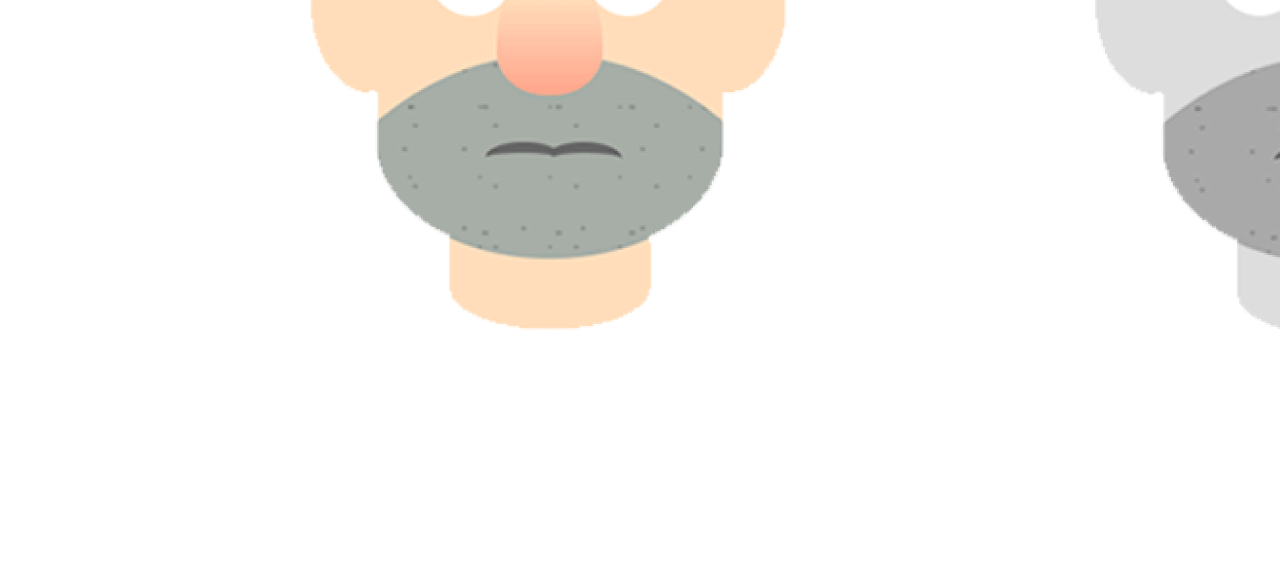
<file: portrait.html>
<!doctype html>
<html>
<head>
<meta charset="utf-8">
<title>portrait</title>
</head>

<body>

<div class="image">
	
	
<img src="sketch2.gif" width="1920" height="1080" alt=""/>
		
<img src="sketch3.gif" width="1920" height="1080" alt=""/>
	

	
</div>	
	
</body>
</html>
</file>
<file: characterStyle.css>
html, body {
  overflow: hidden;
  margin: 0;
  padding: 0;
  position: absolute;
  width: 100%;
  height: 100vh;
}

.cartoon {
  --skin: #fdb;
  --beard: #A6ADA6;
  --hair: #000000;
  --eye: #804500;
  width: 80vmin;
  height: 80vmin;
  bottom: 0%;
  left: 50%;
  position: absolute;
  transform: translate(-50%, 0%);
}

.cartoon * {
  position: absolute;
}

.head {
  width: 30%;
  height: 40%;
  background: var(--beard);
  border-radius: 100% / 120% 120% 50% 50%;
  box-shadow: 
    inset 0 28vmin 0 -10vmin var(--skin),
    -6vmin -5vmin 0 -5vmin var(--hair),
    3vmin -5vmin 0 -3vmin var(--hair),
    0 10vmin 0 -5vmin var(--skin);
  background-image:
    radial-gradient(circle, #0002 4%, transparent 0),
    radial-gradient(circle, #0002 4%, transparent 0),
    radial-gradient(circle, #0002 6%, transparent 0),
    radial-gradient(circle, #0002 5%, transparent 0)
    ;
  background-size: 21% 27%, 20% 15%, 17% 17%, 23% 13%;
  left: 50%;
  top: 5%;
  transform: translate(-50%, 0);
}

.nose {
  width: 30%;
  height: 30%;
  background: var(--skin);
  border-radius: 100% / 130% 130% 60% 60%;
  background-image: linear-gradient(transparent 30%, red 300%);
  top: 35%;
  left: 50%;
  transform: translate(-50%, 0);
}

.eye {
  width: 25%;
  height: 20%;
  background: white;
  border-radius: 50%;
  top: 28%;
  left: 15%;
  background-image: 
    radial-gradient(circle at 57% 47%, white 8%, transparent 0),
    radial-gradient(circle at 50% 55%, black 15%, transparent 0),
    radial-gradient(circle at 50% 55%, var(--eye) 25%, transparent 26%);
}

.eye + .eye {
  left: auto;
  right: 15%;
}

.eyebrow {
  width: 38%;
  height: 20%;
  border-radius: 100%;
  box-shadow: -0.5vmin -2vmin 0 -0.5vmin var(--hair);
  top: 25%;
  left: 4.5%;
}

.eyebrow + .eyebrow {
  left: auto;
  right: 5%;
  transform: scaleX(-1) rotate(3deg);
}

.ear {
  width: 25%;
  height: 30%;
  background: var(--skin);
  border-radius: 120% 110% 70% 140%;
  top: 35%;
  left: -18%;
  transform: rotate(-10deg);
}

.ear + .ear {
  left: auto;
  right: -17.5%;
  transform: scaleX(-1) rotate(-11deg);
}

.mouth {
  width: 20%;
  height: 5%;
  border-radius: 50%;
  border-top: 0.75vmin solid #666;
  top: 75%;
  left: 31.5%;
  border-right: 0.5vmin solid transparent;
}

.mouth + .mouth {
  left: 48.5%;
  border-left: 0.5vmin solid transparent;
  border-right: 0;
}

.hair {
  background: var(--hair);
  width: 70%;
  height: 20%;
  border-radius: 100%;
  left: 20%;
  top: -12%;
  clip-path: polygon(0% 0%, 0% 100%, 100% 100%, 100% 80%, 90% 65%, 100% 50%, 90% 35%, 100% 20%, 100% 0%);
}

section {
	position: relative;
	width: 100%;
	height: 100vh;
	background: #3586ff;
	overflow: hidden;
}

section .wave {
	position: absolute;
	bottom: 0;
	left: 0;
	width: 100%;
	height: 100px;
	background: url(wave.png);
	background-size: 1000px 100px;
}

section .wave.wave1 
{
	animation: animate 30s linear infinite;
	z-index: 1000;
	opacity: 1;
	animation-delay: 0s;
	bottom: 0;
}
section .wave.wave2 
{
	animation: animate2 15s linear infinite;
	z-index: 999;
	opacity: 0.5;
	animation-delay: -5s;
	bottom: 10px;
}
section .wave.wave3 
{
	animation: animate 30s linear infinite;
	z-index: 998;
	opacity: 0.2;
	animation-delay: -2s;
	bottom: 15px;
}
section .wave.wave4 
{
	animation: animate2 5s linear infinite;
	z-index: 997;
	opacity: 0.7;
	animation-delay: -5s;
	bottom: 20px;
}
@keyframes animate 
{
	0% 
	{
		background-position-x: 0;
	}
	100% 
	{
		background-position-x: 1000px;
	}
}
@keyframes animate2 
{
	0% 
	{
		background-position-x: 0;
	}
	100% 
	{
		background-position-x: -1000px;
	}
}
</file>
<file: designStyle.css>
@charset "UTF-8";

/* CSS Document */

/* Reset browser default styles: */
html, body, h1, h2, h3, h4, h5, h6, p, ol, ul, li, pre, code, address, variable, form, fieldset, blockquote {
  padding: 0;
  margin: 0;
  font-size: 100%;
  font-weight: normal;
  list-style: none;
}

/* border-box so that border widths aren't added to the total width of the element: */
html {
  box-sizing: border-box;
}

*, *:before, *:after {
  box-sizing: inherit;
}

/* Clearfix to make floated elements behave correctly: */
  .cf:before, .cf:after { content: ""; display: table; }
  .cf:after { clear: both; }
  .cf { zoom: 1; }
  .clear { clear: both; }
  
a:focus,
a:active {
	outline: none;
}

/* In order for the percentage heights to work we need this: */
html, body { height:100%; }


/* Start of CSS */


body {
	font-family: 'Roboto', sans-serif;
}

.container {
	width: 90%;
	margin-top: 50px;
	margin-left: auto;
	margin-right: auto; 
}

#title h1 {
	font-size: 100px;
	font-weight: 900;
	margin-left: 2%;
	width: 52%;
	color: rgb(46,54,144);
}
#title h2 {
	font-size: 100px;
	font-weight: 900;
	margin-left: 2%;
	width: 43%;
	color: rgb(0,0,0);
}
#tableofcontents {
	font-size: 21px;
	font-weight: 300;
	margin-left: 66.668%;  
	color: rgb(46,54,144);
}
.number {
	margin-left: 2%;
	display: inline-block;
	font-weight: 900;
	font-size: 300px;
	width: 20%;
	float: left;

}
.subheader {
	font-size: 48px;
	font-weight: 900;
	width: 100%;
	color: rgb(46,54,144);
	margin-top: 100px;
	margin-left: 34%;

}

.description {
	font-size: 24px;
	font-weight: 500;
	width: 100%;
	margin-top: 10px;
	margin-left: 34%;
}

.list1{
	display: block;
	float: left;
	width: 100%;
	margin-bottom: 100px;
}

.triangle {
    border-left: 900px solid transparent;
    border-right: 900px solid transparent;
    border-top: 250px solid rgb(46,54,144);
	margin-top: 50px;
	margin-bottom: 50px;
	display: block;
	float: left;
}
</file>
<file: parkWeb.css>
@charset "utf-8";
/* CSS Document */

/* Reset browser default styles: */
html, body, h1, h2, h3, h4, h5, h6, p, ol, ul, li, pre, code, address, variable, form, fieldset, blockquote {
  padding: 0;
  margin: 0;
  font-size: 100%;
  font-weight: normal;
  list-style: none;
  
}

/* border-box so that border widths aren't added to the total width of the element: */
html {
  box-sizing: border-box;
}

*, *:before, *:after {
  box-sizing: inherit;
}

/* Clearfix to make floated elements behave correctly: */
  .cf:before, .cf:after { content: ""; display: table; }
  .cf:after { clear: both; }
  .cf { zoom: 1; }
  .clear { clear: both; }
  
a:focus,
a:active {
	outline: none;
}

/* In order for the percentage heights to work we need this: */
html, body { height:100%; }




/* ======================================================
   General Rules 
   ====================================================== */
/*   
Font weight values for Source Sans Pro Family: -
Light 300, Regular 400, Semi Bold 600, Bold 700, Black 900
*/

/* start of styling */

body {
	font-family: 'Source Sans Pro', sans-serif;
	background-color: #2A8842;
	color: #FFFFFF;
}

.container {
	width: 90%;
	margin-top: 50px;
	margin-left: auto;
	margin-right: auto; 
	
}

.title1 h1 {
	font-size: 72px; 
	font-weight: 900;
	margin-left: 33.334%;
	padding-top: 300px;
}

.title2 h3 {
	font-size: 48px;
	font-weight: Bold 700;
	font-family: 'Dancing Script', cursive;
	margin-left: 55%;
}

.info {
	margin-top: 400px;
}
.date p {
	font-size: 18px;
	font-weight: 700;
	padding-bottom: 25px;
	margin-left: 66.668%;
}

.location p {
	font-size: 18px;
	font-weight: 700;
	padding-bottom: 25px;
	margin-left: 66.668%;
}

.acres p {
	font-size: 18px;
	font-weight: 700;
	padding-bottom: 25px;
	margin-left: 66.668%;
}

.desTitle1 h1 {
	font-size: 48px;
	font-weight: 900;
	margin-left: 16.667%;
	padding-top: 500px;
	padding-bottom: 100px;
}

.description p {
	font-size: 36px;
	font-weight: 400;
	margin-left: 16.667%;
	width: 50%;
}

.listTitle1 h1 {
	font-size: 48px;
	font-weight: 900;
	margin-left: 16.667%;
	padding-top: 200px;
	padding-bottom: 100px;
}

.list p {
	font-size: 36px;
	font-weight: 400;
	color: #FCEE1D;
	margin-left: 16.667%;
	padding-bottom: 50px;
}

.listTitle2 h1 {
	font-size: 48px;
	font-weight: 900;
	margin-left: 33.334%;
	padding-top: 50px;
	padding-bottom: 100px;
}

.circle1 {
	background: #69BF66;
    border-radius: 50%;
    width: 1300px;
    height: 1300px;
	z-index: -1;
	position: absolute; 
	margin-left: 16.667%;
}

.circle2 {
	background: #1F79B7;
    border-radius: 50%;
    width: 1100px;
    height: 1100px;
	z-index: -1;
	position: absolute; 
	margin-left: 22%;
	margin-top: 5%;
	
}

.circle3 {
	background: #69BF66;
    border-radius: 50%;
    width: 320px;
    height: 320px;
	z-index: -1;
	position: absolute; 
	margin-left: 30%;
	margin-top: 25%;
}

.triangle {
	
}
	

.clickNow {
   border-radius: 25px;
   background: #32A8C3;
   padding: 25px;
   width: 300px;
   height: 50px;
   margin-left: 42%;
}

.alsoVisit {
	font-size: 36px;
	font-weight: 400;
	margin-left: 16.667%;
	padding-bottom: 50px;
	padding-top: 100px;
}

.park1 {
  border-radius: 25px;
  border: 2px solid #73AD21;
  padding: 20px;
  width: 200px;
  height: 50px;
  margin-top: 50px;
  float: left;
  margin-left: 16.667%;
  margin-bottom: 100px;
}

.otherParks {
	padding-bottom: 100px;
}
</file>
